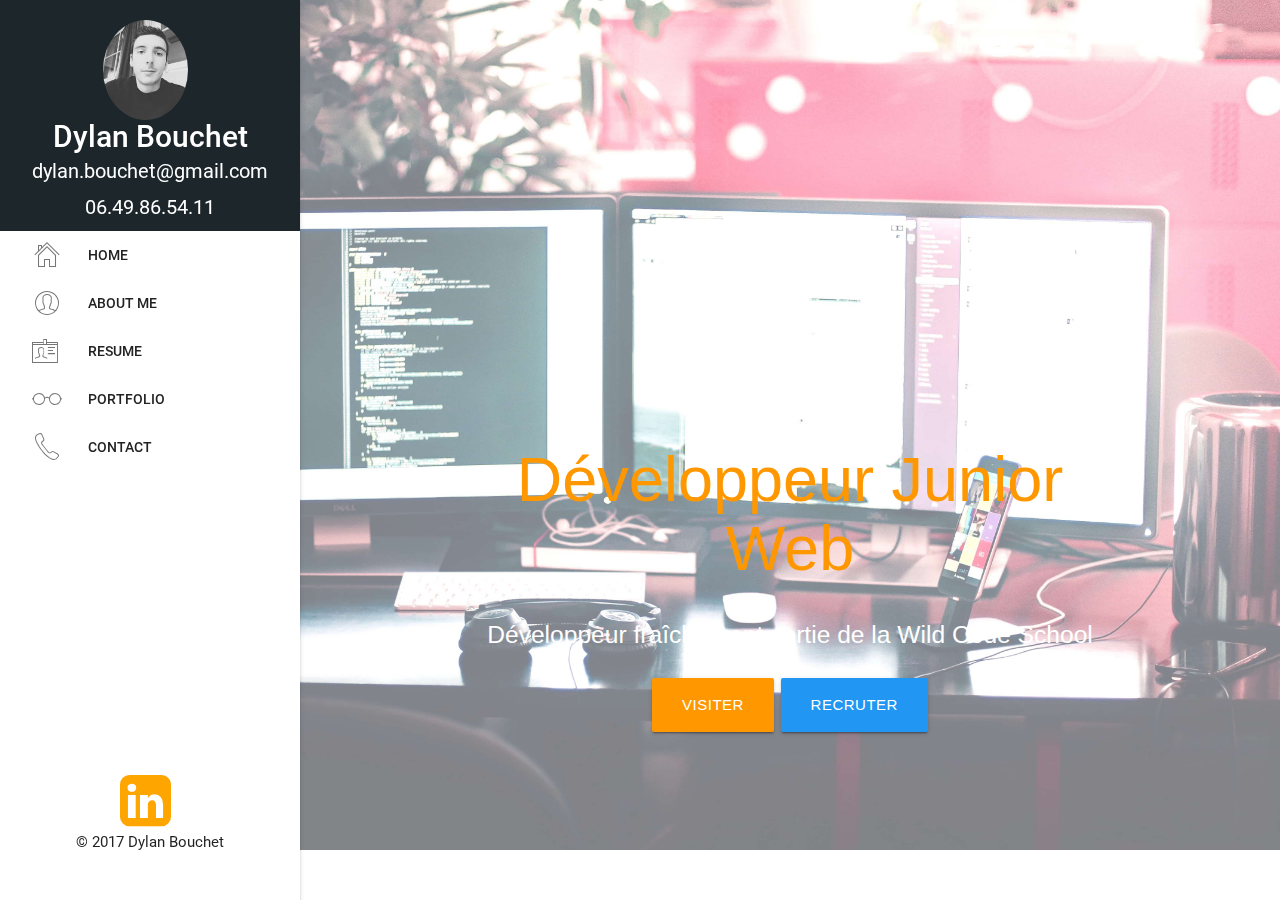
<file: index.html>
<!DOCTYPE html>
<html lang="fr">
<head>
    <meta http-equiv="Content-Type" content="text/html; charset=UTF-8"/>
    <meta name="viewport" content="width=device-width, initial-scale=1, maximum-scale=1.0"/>
    <title>Dylan Bouchet</title>

    <!-- CSS  -->
    <link href="https://fonts.googleapis.com/icon?family=Material+Icons" rel="stylesheet">
    <link rel="stylesheet" type="text/css"
          href="css/icon/Icon-font-7-stroke-PIXEDEN-v-1.2.0/pe-icon-7-stroke/css/pe-icon-7-stroke.css">
    <link rel="stylesheet" type="text/css" href="css/icon/font-awesome-4.7.0/css/font-awesome.css">
    <link href="css/materialize.css" type="text/css" rel="stylesheet" media="screen,projection"/>
    <link href="css/style.css" type="text/css" rel="stylesheet" media="screen,projection"/>
</head>

<body class="index">

<!--Navigation-->
<ul id="slide-out" class="side-nav fixed">
    <li>
        <div class="userView">
            <a href="#!user"><img class="circle" src="images/profil.jpg"></a>
            <a href="#!name"><span class="white-text name">Dylan Bouchet</span></a>
            <a href="#!email"><span class="white-text email">dylan.bouchet@gmail.com</span></a>
            <a href="#!phone"><span class="white-text phone">06.49.86.54.11</span></a>
        </div>
    </li>
    <li><a href="index.html"><i class="pe-7s-home small"></i>HOME</a></li>
    <li><a href="about_me.html"><i class="pe-7s-user small"></i>ABOUT ME</a></li>
    <li><a href="resume.html"><i class="pe-7s-id small"></i>RESUME</a></li>
    <li><a href="#!"><i class="pe-7s-glasses small"></i>PORTFOLIO</a></li>
    <li><a href="#!"><i class="pe-7s-call small"></i>CONTACT</a></li>

    <a href="#"><i class="fa fa-linkedin-square medium social"></i></a>
    <div class="row copyright">© 2017 Dylan Bouchet</div>


</ul>


<a href="#" data-activates="slide-out" class="button-collapse"><i class="material-icons medium">menu</i></a>
<!--End-->

<!--Header-->
<header>
    <div class="section no-pad-bot" id="index-banner">
        <div class="container">
            <br><br>

            <h1 class="header center orange-text">Développeur Junior Web</h1>
            <div class="row center">
                <h5 class="header col s12 light">Développeur fraîchement sortie de la Wild Code School</h5>
            </div>
            <div class="row center">
                <a href="about_me.html" id="download-button" class="btn-large waves-effect waves-light orange">Visiter</a>
                <!--Modal-->
                <a class="btn-large waves-effect waves-light blue" href="#modal1">Recruter</a>

                <!-- Modal Structure -->
                <div id="modal1" class="modal">
                    <div class="modal-content">
                        <a href="#!user"><img class="circle" src="images/profil.jpg"></a>
                        <div class="row">
                            <form class="col s12">
                                <div class="row">
                                    <div class="input-field col s12">
                                        <i class="pe-7s-user small"></i>
                                        <p>Dylan Bouchet</p>

                                    </div>
                                    <div class="input-field col l6 s12">
                                        <i class="pe-7s-call small"></i>
                                        <p>06.49.86.54.11</p>
                                    </div>
                                    <div class="input-field col l6 s12">
                                        <i class="pe-7s-mail small"></i>
                                        <p>dylan.bouchet@gmail.com</p>
                                    </div>
                                </div>
                            </form>
                        </div>
                    </div>
                    <div class="modal-footer">
                        <a href="#!" class="modal-action modal-close waves-effect waves-green btn-flat">Close</a>
                    </div>
                </div>
                <!--End-->


            </div>
            <br><br>

        </div>
    </div>


</header>
<!--End-->


<!--Main-->
<!--<main>
  <div class="container">
    <div class="section">

      &lt;!&ndash;   Icon Section   &ndash;&gt;
      <div class="row">
        <div class="col s12 m4">
          <div class="icon-block">
            <h2 class="center light-blue-text"><i class="material-icons">flash_on</i></h2>
            <h5 class="center">Speeds up development</h5>

            <p class="light">We did most of the heavy lifting for you to provide a default stylings that incorporate our custom components. Additionally, we refined animations and transitions to provide a smoother experience for developers.</p>
          </div>
        </div>

        <div class="col s12 m4">
          <div class="icon-block">
            <h2 class="center light-blue-text"><i class="material-icons">group</i></h2>
            <h5 class="center">User Experience Focused</h5>

            <p class="light">By utilizing elements and principles of Material Design, we were able to create a framework that incorporates components and animations that provide more feedback to users. Additionally, a single underlying responsive system across all platforms allow for a more unified user experience.</p>
          </div>
        </div>

        <div class="col s12 m4">
          <div class="icon-block">
            <h2 class="center light-blue-text"><i class="material-icons">settings</i></h2>
            <h5 class="center">Easy to work with</h5>

            <p class="light">We have provided detailed documentation as well as specific code examples to help new users get started. We are also always open to feedback and can answer any questions a user may have about Materialize.</p>
          </div>
        </div>
      </div>

    </div>
    <br><br>

    <div class="section">

    </div>
  </div>
</main>-->
<!--End-->

<!--Footer-->
<!--<footer class="page-footer orange">
  <div class="container">
    <div class="row">
      <div class="col l6 s12">
        <h5 class="white-text">Company Bio</h5>
        <p class="grey-text text-lighten-4">We are a team of college students working on this project like it's our full time job. Any amount would help support and continue development on this project and is greatly appreciated.</p>


      </div>
      <div class="col l3 s12">
        <h5 class="white-text">Settings</h5>
        <ul>
          <li><a class="white-text" href="#!">Link 1</a></li>
          <li><a class="white-text" href="#!">Link 2</a></li>
          <li><a class="white-text" href="#!">Link 3</a></li>
          <li><a class="white-text" href="#!">Link 4</a></li>
        </ul>
      </div>
      <div class="col l3 s12">
        <h5 class="white-text">Connect</h5>
        <ul>
          <li><a class="white-text" href="#!">Link 1</a></li>
          <li><a class="white-text" href="#!">Link 2</a></li>
          <li><a class="white-text" href="#!">Link 3</a></li>
          <li><a class="white-text" href="#!">Link 4</a></li>
        </ul>
      </div>
    </div>
  </div>
  <div class="footer-copyright">
    <div class="container">
    Made by <a class="orange-text text-lighten-3" href="http://materializecss.com">Materialize</a>
    </div>
  </div>
</footer>-->
<!--End-->


<!--  Scripts-->
<script src="https://code.jquery.com/jquery-2.1.1.min.js"></script>
<script src="js/materialize.js"></script>
<script src="js/init.js"></script>

</body>
</html>
</file>
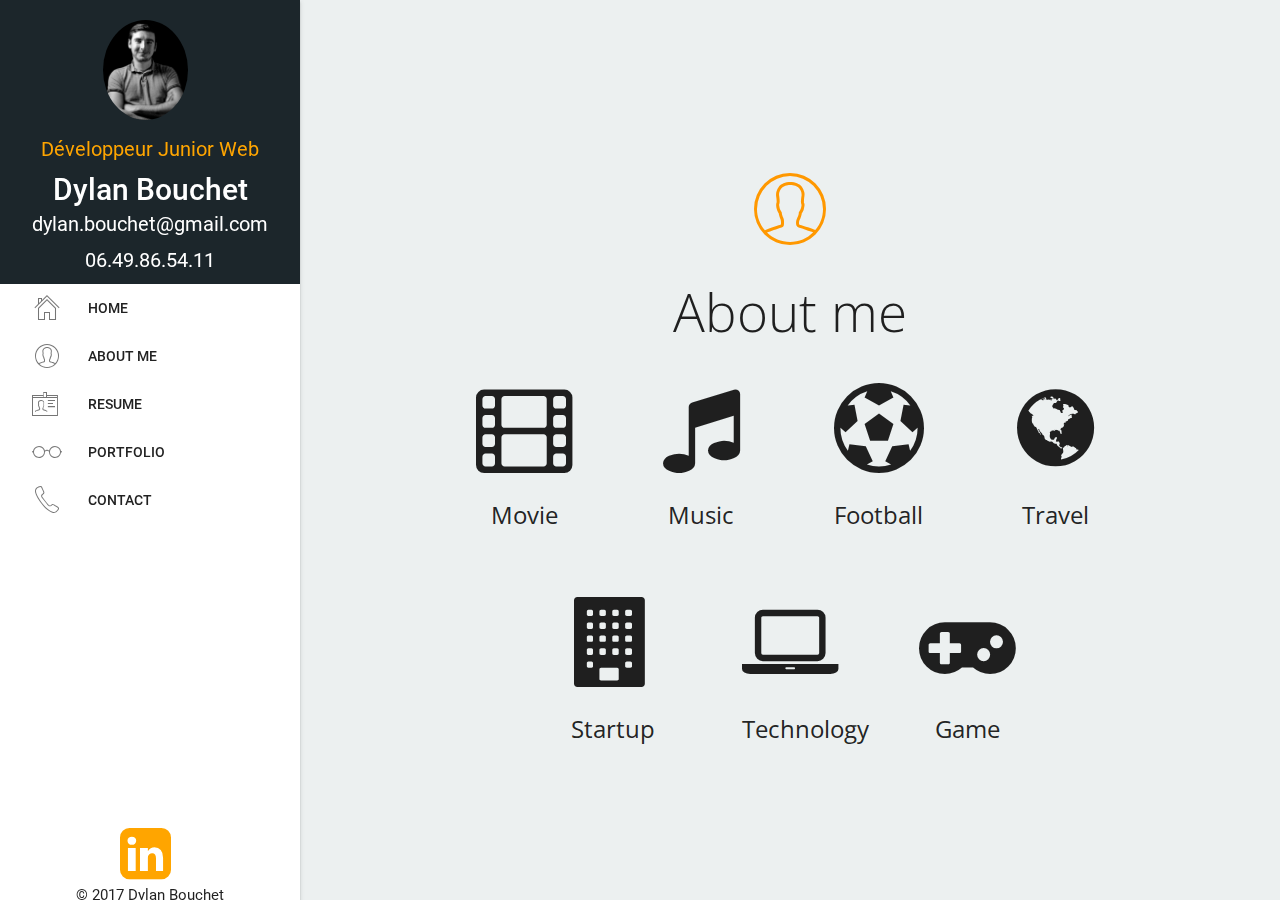
<file: about_me.html>
<!DOCTYPE html>
<html lang="fr">
<head>
    <meta http-equiv="Content-Type" content="text/html; charset=UTF-8"/>
    <meta name="viewport" content="width=device-width, initial-scale=1, maximum-scale=1.0"/>
    <title>Dylan Bouchet</title>

    <!-- CSS  -->
    <link href="https://fonts.googleapis.com/icon?family=Material+Icons" rel="stylesheet">
    <link rel="stylesheet" type="text/css"
          href="css/icon/Icon-font-7-stroke-PIXEDEN-v-1.2.0/pe-icon-7-stroke/css/pe-icon-7-stroke.css">
    <link rel="stylesheet" type="text/css" href="css/icon/font-awesome-4.7.0/css/font-awesome.css">
    <link href="css/materialize.css" type="text/css" rel="stylesheet" media="screen,projection"/>
    <link href="css/style.css" type="text/css" rel="stylesheet" media="screen,projection"/>
    <link href="https://fonts.googleapis.com/css?family=Open+Sans+Condensed:300" rel="stylesheet">

</head>

<body class="other">

<!--Navigation-->
<ul id="slide-out" class="side-nav fixed">
    <li>
        <div class="userView">
            <a href="contact.html"><img class="circle" src="images/WCS_Dylan.jpg"></a>
            <p class="header center text">Développeur Junior Web</p>
            <a href="contact.html"><span class="white-text name">Dylan Bouchet</span></a>
            <a href="mailto:dylan.bouchet@gmail.com"><span class="white-text email">dylan.bouchet@gmail.com</span></a>
            <a href="tel:0649865411"><span class="white-text phone">06.49.86.54.11</span></a>
        </div>
    </li>
    <li><a href="index.html"><i class="pe-7s-home small"></i>HOME</a></li>
    <li><a href="about_me.html"><i class="pe-7s-user small"></i>ABOUT ME</a></li>
    <li><a href="resume.html"><i class="pe-7s-id small"></i>RESUME</a></li>
    <li><a href="portfolio.html"><i class="pe-7s-glasses small"></i>PORTFOLIO</a></li>
    <li><a href="contact.html"><i class="pe-7s-call small"></i>CONTACT</a></li>

    <a target="_blank" href="https://www.linkedin.com/in/dylan-bouchet-6b0443b9/"><i class="fa fa-linkedin-square medium social"></i></a>
    <div class="row copyright">© 2017 Dylan Bouchet</div>


</ul>


<a href="#" data-activates="slide-out" class="button-collapse"><i class="material-icons medium">menu</i></a>
<!--End-->

<!--Header-->
<section>
    <div class="section no-pad-bot" id="index-banner">
        <div class="container">
            <br><br>

            <div class="header center orange-text"><i class="pe-7s-user large"></i></div>
            <div class="row center">
                <h2 class="header col s12 light">About me </h2>
            </div>
            <div class="row center">
                <div class="movie col s12 l3">
                    <i class=" fa fa-film large"></i>
                    <p>Movie</p>
                </div>
                <div class="music col s12 l3">
                    <i class=" fa fa-music large"></i>
                    <p>Music</p>
                </div>
                <div class="sport col s12 l3">
                    <i class=" fa fa-futbol-o large"></i>
                    <p>Football</p>
                </div>
                <div class="voyage col s12 l3">
                    <i class=" fa fa-globe large"></i>
                    <p>Travel</p>
                </div>
                <div class="row"></div>
                <div class="row"></div>
                <div class="startup col offset-l2 s12 l2">
                    <i class=" fa fa-building large"></i>
                    <p>Startup</p>
                </div>
                <div class="web col offset-l1 s12 l2">
                    <i class=" fa fa-laptop large"></i>
                    <p>Technology</p>
                </div>
                <div class="game col s12 l4">
                    <i class=" fa fa-gamepad large"></i>
                    <p>Game</p>
                </div>


            </div>
            <br><br>

        </div>
    </div>


</section>
<!--End-->

<!--  Scripts-->
<script src="https://code.jquery.com/jquery-2.1.1.min.js"></script>
<script src="js/materialize.js"></script>
<script src="js/init.js"></script>

</body>
</html>
</file>
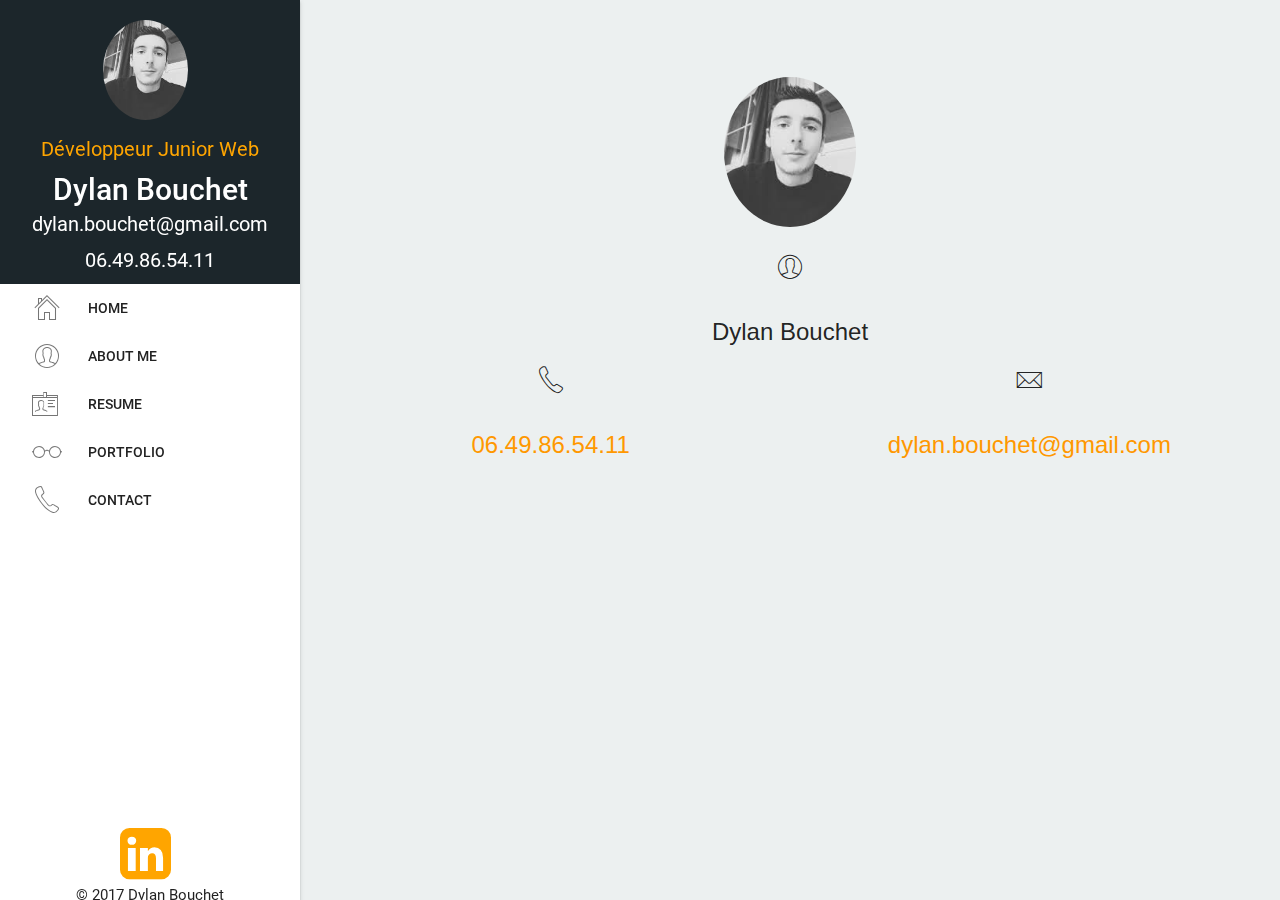
<file: contact.html>
<!DOCTYPE html>
<html lang="fr">
<head>
    <meta http-equiv="Content-Type" content="text/html; charset=UTF-8"/>
    <meta name="viewport" content="width=device-width, initial-scale=1, maximum-scale=1.0"/>
    <title>Dylan Bouchet</title>

    <!-- CSS  -->
    <link href="https://fonts.googleapis.com/icon?family=Material+Icons" rel="stylesheet">
    <link rel="stylesheet" type="text/css"
          href="css/icon/Icon-font-7-stroke-PIXEDEN-v-1.2.0/pe-icon-7-stroke/css/pe-icon-7-stroke.css">
    <link rel="stylesheet" type="text/css" href="css/icon/font-awesome-4.7.0/css/font-awesome.css">
    <link href="css/materialize.css" type="text/css" rel="stylesheet" media="screen,projection"/>
    <link href="css/style.css" type="text/css" rel="stylesheet" media="screen,projection"/>
</head>

<body class="other">

<!--Navigation-->
<ul id="slide-out" class="side-nav fixed">
    <li>
        <div class="userView">
            <a href="#!user"><img class="circle" src="images/profil.jpg"></a>
            <p class="header center text">Développeur Junior Web</p>
            <a href="#!name"><span class="white-text name">Dylan Bouchet</span></a>
            <a href="#!email"><span class="white-text email">dylan.bouchet@gmail.com</span></a>
            <a href="#!phone"><span class="white-text phone">06.49.86.54.11</span></a>
        </div>
    </li>
    <li><a href="index.html"><i class="pe-7s-home small"></i>HOME</a></li>
    <li><a href="about_me.html"><i class="pe-7s-user small"></i>ABOUT ME</a></li>
    <li><a href="resume.html"><i class="pe-7s-id small"></i>RESUME</a></li>
    <li><a href="portfolio.html"><i class="pe-7s-glasses small"></i>PORTFOLIO</a></li>
    <li><a href="contact.html"><i class="pe-7s-call small"></i>CONTACT</a></li>

    <a href="#"><i class="fa fa-linkedin-square medium social"></i></a>
    <div class="row copyright">© 2017 Dylan Bouchet</div>


</ul>


<a href="#" data-activates="slide-out" class="button-collapse"><i class="material-icons medium">menu</i></a>
<!--End-->


<section>
    <div class="row center">
<div class="contact">
<img class="circle" src="images/profil.jpg">

    <form class="col s12">
        <div class="row">
            <div class="input-field col s12">
                <i class="pe-7s-user small"></i>
                <p>Dylan Bouchet</p>

            </div>
            <div class="input-field col l6 s12">
                <i class="pe-7s-call small"></i>
                <p><a href="tel:0649865411"> 06.49.86.54.11</a></p>
            </div>
            <div class="input-field col l6 s12">
                <i class="pe-7s-mail small"></i>
                <p><a href="mailto:dylan.bouchet@gmail.com">dylan.bouchet@gmail.com</a></p>
            </div>
        </div>
    </form>
</div>
</div>
</section>
<!--End-->

<!--  Scripts-->
<script src="https://code.jquery.com/jquery-2.1.1.min.js"></script>
<script src="js/materialize.js"></script>
<script src="js/init.js"></script>

</body>
</html>
</file>
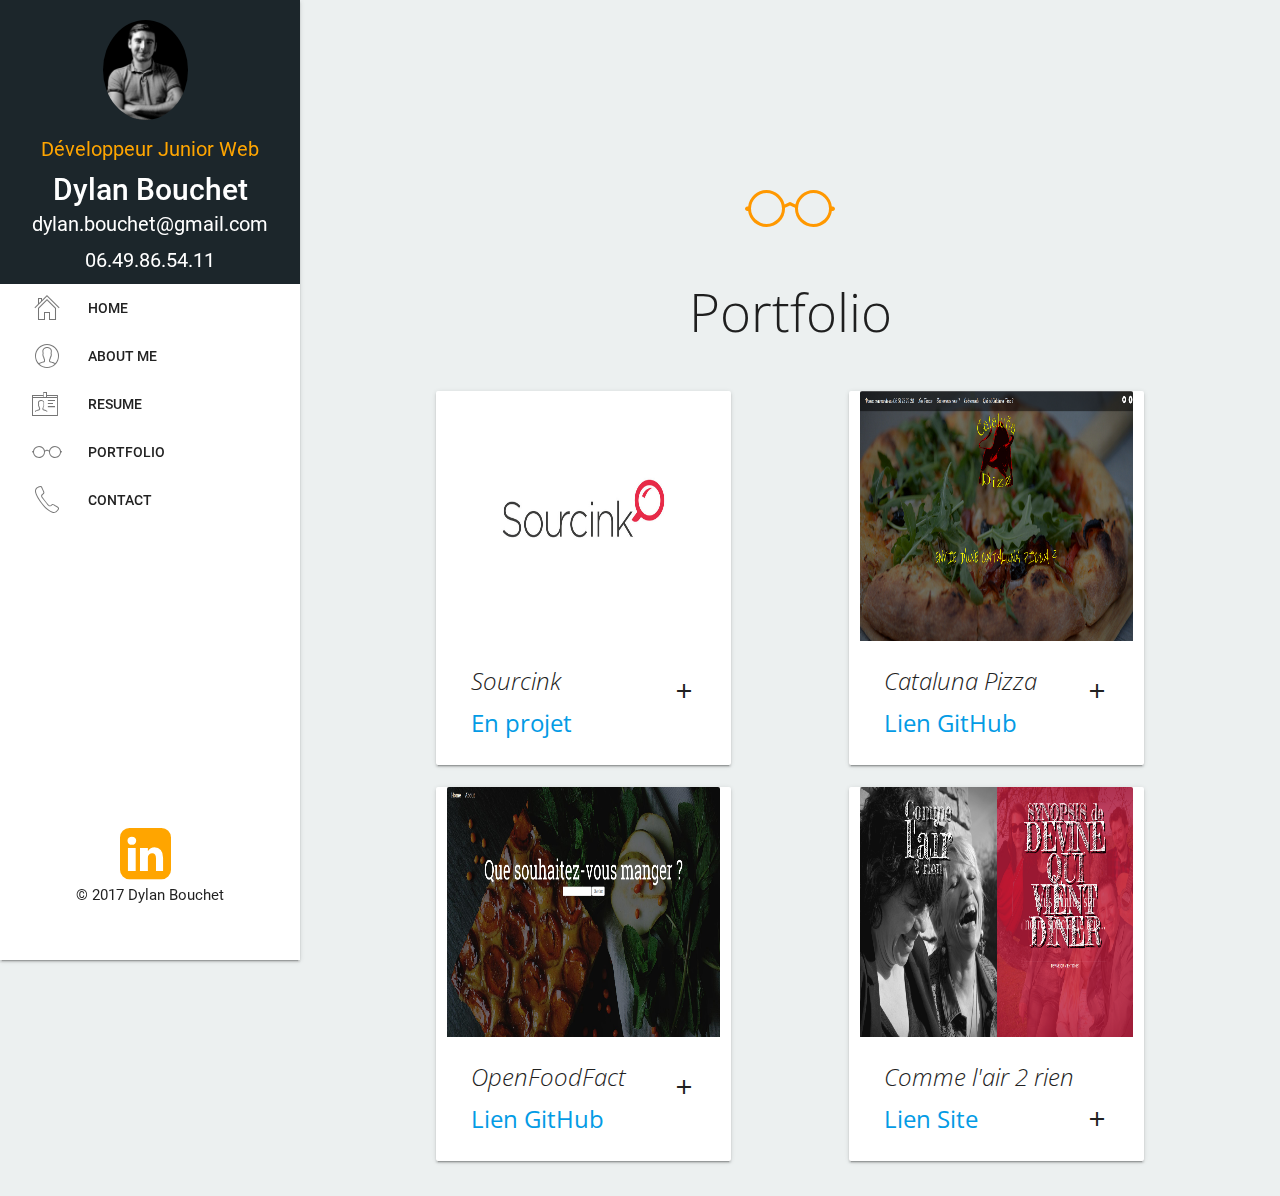
<file: portfolio.html>
<!DOCTYPE html>
<html lang="fr">
<head>
    <meta http-equiv="Content-Type" content="text/html; charset=UTF-8"/>
    <meta name="viewport" content="width=device-width, initial-scale=1, maximum-scale=1.0"/>
    <title>Dylan Bouchet</title>

    <!-- CSS  -->
    <link href="https://fonts.googleapis.com/icon?family=Material+Icons" rel="stylesheet">
    <link rel="stylesheet" type="text/css"
          href="css/icon/Icon-font-7-stroke-PIXEDEN-v-1.2.0/pe-icon-7-stroke/css/pe-icon-7-stroke.css">
    <link rel="stylesheet" type="text/css" href="css/icon/font-awesome-4.7.0/css/font-awesome.css">
    <link href="css/materialize.css" type="text/css" rel="stylesheet" media="screen,projection"/>
    <link href="css/style.css" type="text/css" rel="stylesheet" media="screen,projection"/>
    <link href="https://fonts.googleapis.com/css?family=Open+Sans+Condensed:300" rel="stylesheet">

</head>

<body class="other">

<!--Navigation-->
<ul id="slide-out" class="side-nav fixed">
    <li>
        <div class="userView">
            <a href="#!user"><img class="circle" src="images/WCS_Dylan.jpg" style="height: 100px;"></a>
            <p class="header center text">Développeur Junior Web</p>
            <a href="#!name"><span class="white-text name">Dylan Bouchet</span></a>
            <a href="#!email"><span class="white-text email">dylan.bouchet@gmail.com</span></a>
            <a href="#!phone"><span class="white-text phone">06.49.86.54.11</span></a>
        </div>
    </li>
    <li><a href="index.html"><i class="pe-7s-home small"></i>HOME</a></li>
    <li><a href="about_me.html"><i class="pe-7s-user small"></i>ABOUT ME</a></li>
    <li><a href="resume.html"><i class="pe-7s-id small"></i>RESUME</a></li>
    <li><a href="portfolio.html"><i class="pe-7s-glasses small"></i>PORTFOLIO</a></li>
    <li><a href="contact.html"><i class="pe-7s-call small"></i>CONTACT</a></li>

    <a target="_blank" href="https://www.linkedin.com/in/dylan-bouchet-6b0443b9/"><i class="fa fa-linkedin-square medium social"></i></a>
    <div class="row copyright">© 2017 Dylan Bouchet</div>


</ul>


<a href="#" data-activates="slide-out" class="button-collapse"><i class="material-icons medium">menu</i></a>
<!--End-->

<!--Header-->
<section>
    <div class="section no-pad-bot" id="index-banner">
        <div class="container">
            <br><br>

            <div class="header center orange-text"><i class="pe-7s-glasses large"></i></div>
            <div class="row center">
                <h2 class="header light">Portfolio</h2>
            </div>
            <div class="row">
                <div class="card col s12 l5">
                    <div class="card-image waves-effect waves-block waves-light">
                        <img class="activator" src="images/sourcink.jpg">
                    </div>
                    <div class="card-content">
                        <span class="card-title activator grey-text text-darken-4">Sourcink<i
                                class="material-icons right">add</i></span>
                        <p><a href="#">En projet</a></p>
                    </div>
                    <div class="card-reveal">
                        <span class="card-title grey-text text-darken-4">Sourcink<i
                                class="material-icons right">close</i></span>
                        <ul>
                            <li>Création du site Sourcink</li>
                            <li>Rendre le site administrable</li>
                            <li>Utilisation d'une API</li>
                            <li>Connexion/Inscription utilisateur via FOSUser et Linkedin</li>
                            <li>Compétence: HTML - CSS - PHP - MYSQL - API</li>
                        </ul>

                    </div>
                </div>

                <div class="card col offset-l2 s12 l5">
                    <div class="card-image waves-effect waves-block waves-light">
                        <img class="activator" src="images/pizza.png">
                    </div>
                    <div class="card-content">
                        <span class="card-title activator grey-text text-darken-4">Cataluna Pizza<i
                                class="material-icons right">add</i></span>
                        <p><a target="_blank" href="https://github.com/Slix1/Pizza">Lien GitHub</a></p>
                    </div>
                    <div class="card-reveal">
                        <span class="card-title grey-text text-darken-4">Cataluna Pizza<i
                                class="material-icons right">close</i></span>
                        <ul>
                            <li>Création du site Cataluna Pizza</li>
                            <li>Rendre la carte administrable</li>
                            <li>Compétence: HTML - CSS - PHP - MYSQL</li>
                        </ul>
                    </div>
                </div>
                <div class="card col s12 l5">
                    <div class="card-image waves-effect waves-block waves-light">
                        <img class="activator" src="images/openfoodfact.png">
                    </div>
                    <div class="card-content">
                        <span class="card-title activator grey-text text-darken-4">OpenFoodFact<i
                                class="material-icons right">add</i></span>
                        <p><a target="_blank" href="https://github.com/SarahOmayra/openfoodfacts">Lien GitHub</a></p>
                    </div>
                    <div class="card-reveal">
                        <span class="card-title grey-text text-darken-4">OpenFoodFact<i
                                class="material-icons right">close</i></span>
                        <ul>
                            <li>Création du site Open Food Fact</li>
                            <li>Utilisation de l'API Openfoodfact</li>
                            <li>Compétence: HTML - CSS - PHP - API</li>
                        </ul>
                    </div>
                </div>
                <div class="card col offset-l2 s12 l5">
                    <div class="card-image waves-effect waves-block waves-light">
                        <img class="activator" src="images/commelair2rien.png">
                    </div>
                    <div class="card-content">
                        <span class="card-title activator grey-text text-darken-4">Comme l'air 2 rien<i
                                class="material-icons right">add</i></span>
                        <p><a target="_blank" href="http://www.commelair2rien.fr/">Lien Site</a></p>
                    </div>
                    <div class="card-reveal">
                        <span class="card-title grey-text text-darken-4">Comme l'air 2 rien<i
                                class="material-icons right">close</i></span>
                        <ul>
                            <li>Création du site Comme l'air 2 rien </li>
                            <li>Rendre le site administrable</li>
                            <li>Compétence: HTML - CSS - PHP - MYSQL</li>
                        </ul>
                    </div>
                </div>

            </div>
        </div>
    </div>


</section>
<!--End-->

<!--  Scripts-->
<script src="https://code.jquery.com/jquery-2.1.1.min.js"></script>
<script src="js/materialize.js"></script>
<script src="js/init.js"></script>

</body>
</html>
</file>
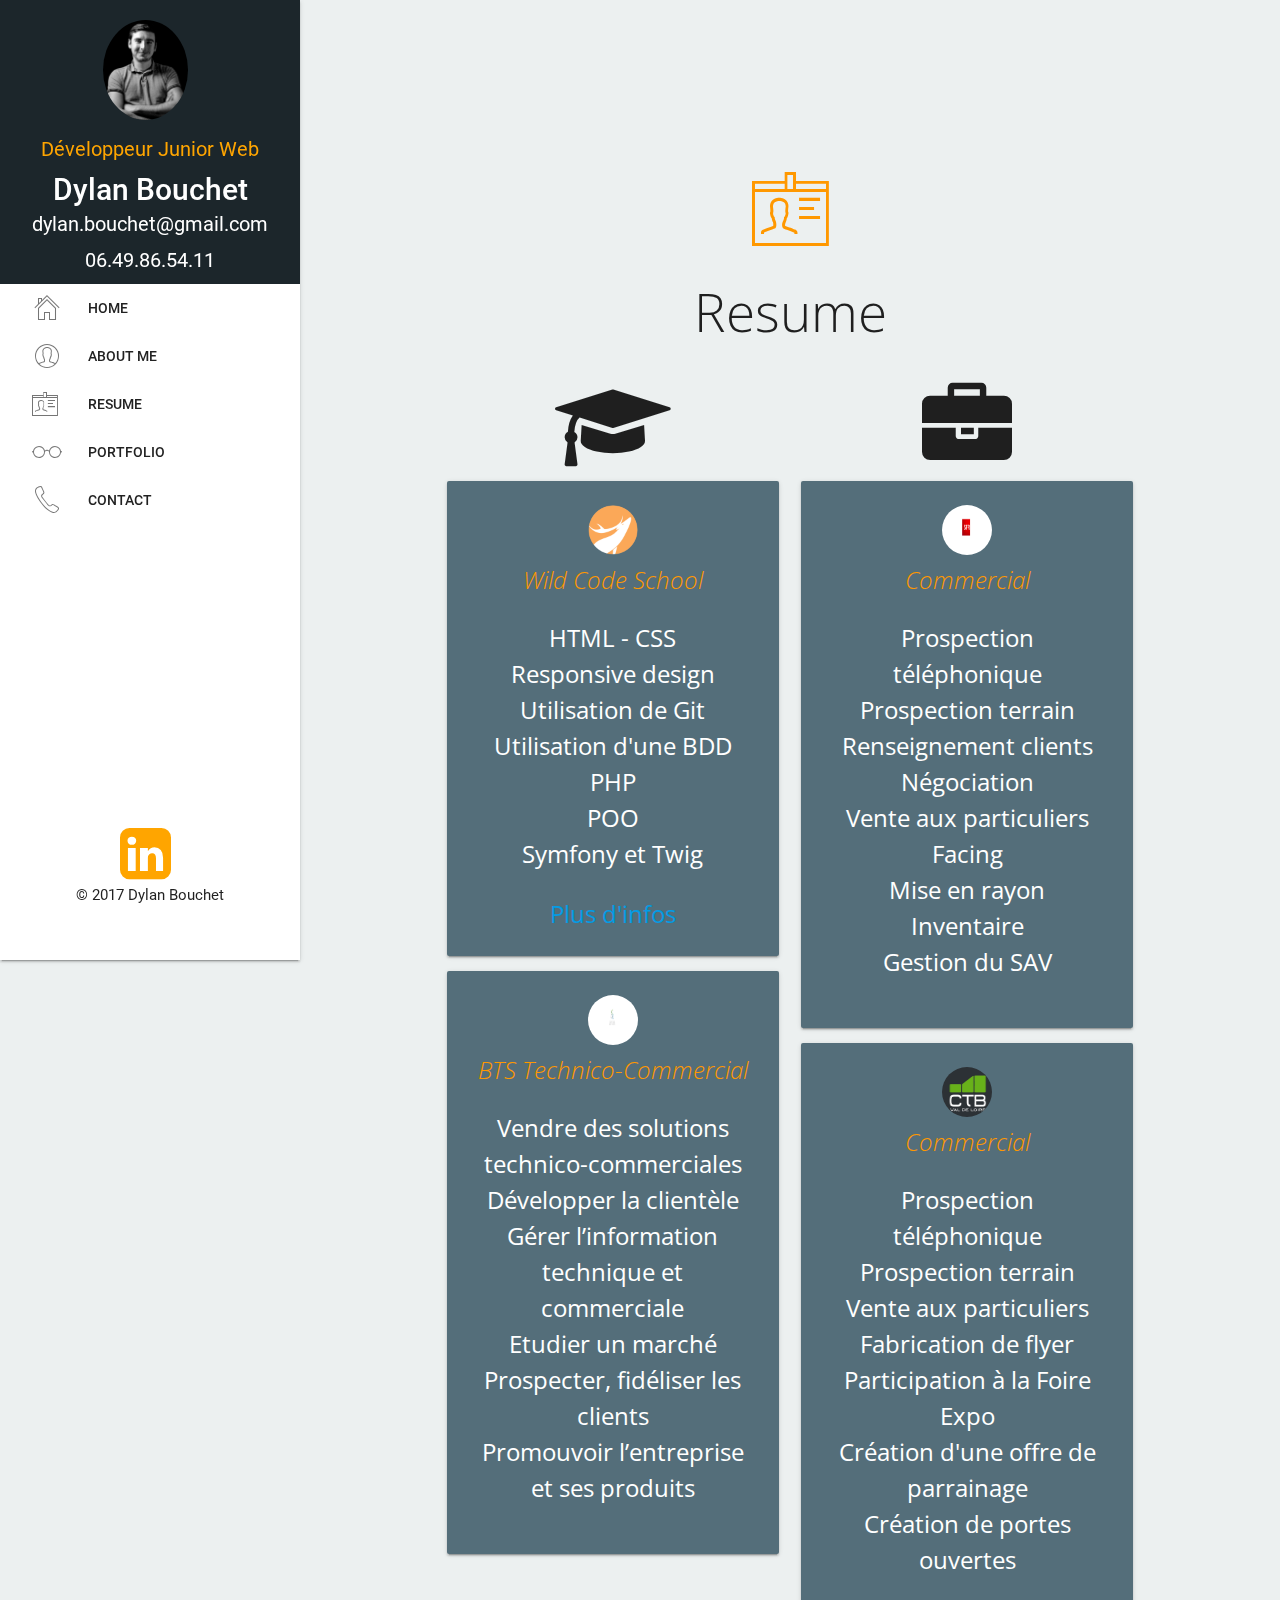
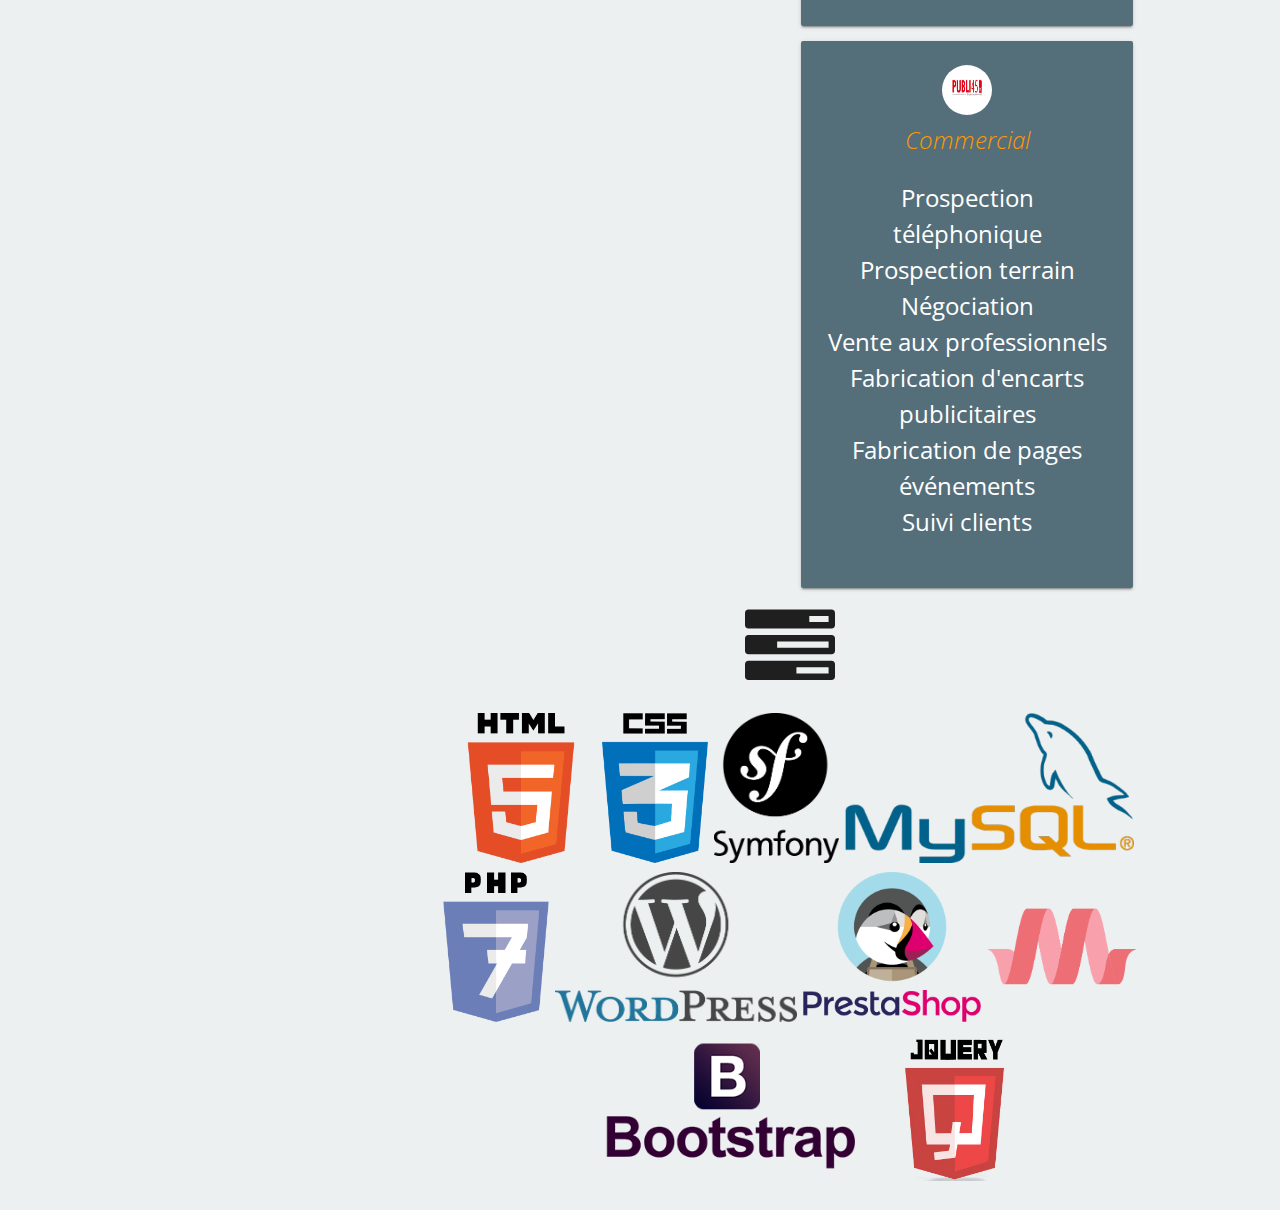
<file: resume.html>
<!DOCTYPE html>
<html lang="fr">
<head>
    <meta http-equiv="Content-Type" content="text/html; charset=UTF-8"/>
    <meta name="viewport" content="width=device-width, initial-scale=1, maximum-scale=1.0"/>
    <title>Dylan Bouchet</title>

    <!-- CSS  -->
    <link href="https://fonts.googleapis.com/icon?family=Material+Icons" rel="stylesheet">
    <link rel="stylesheet" type="text/css"
          href="css/icon/Icon-font-7-stroke-PIXEDEN-v-1.2.0/pe-icon-7-stroke/css/pe-icon-7-stroke.css">
    <link rel="stylesheet" type="text/css" href="css/icon/font-awesome-4.7.0/css/font-awesome.css">
    <link href="css/materialize.css" type="text/css" rel="stylesheet" media="screen,projection"/>
    <link href="css/style.css" type="text/css" rel="stylesheet" media="screen,projection"/>
    <link href="https://fonts.googleapis.com/css?family=Open+Sans+Condensed:300" rel="stylesheet">

</head>

<body class="other">

<!--Navigation-->
<ul id="slide-out" class="side-nav fixed">
    <li>
        <div class="userView">
            <a href="#!user"><img class="circle" src="images/WCS_Dylan.jpg" style="height: 100px;"></a>
            <p class="header center text">Développeur Junior Web</p>
            <a href="#!name"><span class="white-text name">Dylan Bouchet</span></a>
            <a href="#!email"><span class="white-text email">dylan.bouchet@gmail.com</span></a>
            <a href="#!phone"><span class="white-text phone">06.49.86.54.11</span></a>
        </div>
    </li>
    <li><a href="index.html"><i class="pe-7s-home small"></i>HOME</a></li>
    <li><a href="about_me.html"><i class="pe-7s-user small"></i>ABOUT ME</a></li>
    <li><a href="resume.html"><i class="pe-7s-id small"></i>RESUME</a></li>
    <li><a href="portfolio.html"><i class="pe-7s-glasses small"></i>PORTFOLIO</a></li>
    <li><a href="contact.html"><i class="pe-7s-call small"></i>CONTACT</a></li>

    <a target="_blank" href="https://www.linkedin.com/in/dylan-bouchet-6b0443b9/"><i
            class="fa fa-linkedin-square medium social"></i></a>
    <div class="row copyright">© 2017 Dylan Bouchet</div>


</ul>


<a href="#" data-activates="slide-out" class="button-collapse"><i class="material-icons medium">menu</i></a>
<!--End-->

<!--Header-->
<section>
    <div class="section no-pad-bot" id="index-banner">
        <div class="container">
            <br><br>

            <div class="header center orange-text"><i class="pe-7s-id large"></i></div>
            <div class="row center">
                <h2 class="header col s12 light">Resume</h2>
            </div>
            <div class="row center">
                <div class="school col s12 l6">
                    <i class=" fa fa-graduation-cap large"></i>
                    <div class="card blue-grey darken-1">
                        <div class="card-content white-text">
                            <img class="circle" src="images/wild.png">
                            <span class="card-title">Wild Code School</span>
                            <ul>
                                <li>HTML - CSS</li>
                                <li>Responsive design</li>
                                <li>Utilisation de Git</li>
                                <li>Utilisation d'une BDD</li>
                                <li>PHP</li>
                                <li>POO</li>
                                <li>Symfony et Twig</li>
                            </ul>
                            <a href="https://wildcodeschool.fr/" target="_blank">Plus d'infos</a>
                        </div>
                    </div>
                    <div class="card blue-grey darken-1">
                        <div class="card-content white-text">
                            <img class="circle" src="images/scse.jpg">
                            <span class="card-title">BTS Technico-Commercial</span>
                            <ul>
                                <li>Vendre des solutions technico-commerciales</li>
                                <li>Développer la clientèle</li>
                                <li>Gérer l’information technique et commerciale</li>
                                <li>Etudier un marché</li>
                                <li>Prospecter, fidéliser les clients</li>
                                <li>Promouvoir l’entreprise et ses produits</li>
                            </ul>
                        </div>
                    </div>
                </div>


                <div class="work col s12 l6">
                    <i class=" fa fa-briefcase large"></i>

                    <div class="card blue-grey darken-1">
                        <div class="card-content white-text">
                            <img class="circle" src="images/sfr.png">
                            <span class="card-title">Commercial</span>
                            <ul>
                                <li>Prospection téléphonique</li>
                                <li>Prospection terrain</li>
                                <li>Renseignement clients</li>
                                <li>Négociation</li>
                                <li>Vente aux particuliers</li>
                                <li>Facing</li>
                                <li>Mise en rayon</li>
                                <li>Inventaire</li>
                                <li>Gestion du SAV</li>
                            </ul>
                        </div>
                    </div>
                    <div class="card blue-grey darken-1">
                        <div class="card-content white-text">
                            <img class="circle" src="images/ctb.jpg">
                            <span class="card-title">Commercial</span>
                            <ul>
                                <li>Prospection téléphonique</li>
                                <li>Prospection terrain</li>
                                <li>Vente aux particuliers</li>
                                <li>Fabrication de flyer</li>
                                <li>Participation à la Foire Expo</li>
                                <li>Création d'une offre de parrainage</li>
                                <li>Création de portes ouvertes</li>
                            </ul>
                        </div>
                    </div>

                    <div class="card blue-grey darken-1">
                        <div class="card-content white-text">
                            <img class="circle" src="images/publi.png">
                            <span class="card-title">Commercial</span>
                            <ul>
                                <li>Prospection téléphonique</li>
                                <li>Prospection terrain</li>
                                <li>Négociation</li>
                                <li>Vente aux professionnels</li>
                                <li>Fabrication d'encarts publicitaires</li>
                                <li>Fabrication de pages événements</li>
                                <li>Suivi clients</li>
                            </ul>
                        </div>
                    </div>

                </div>

                <div class="task col s12 l12">
                    <i class=" fa fa-tasks large"></i>
                </div>
            </div>

            <div class="row center">
                <img src="images/html.png">
                <img src="images/css3.png">
                <img src="images/symfony.png">
                <img src="images/mysql.png">
                <img src="images/php.png">
                <img src="images/wordpress.png">
                <img src="images/prestashop.png">
                <img src="images/materialize.png">
                <img src="images/bootstrap.png">
                <img src="images/jquery.png">
            </div>


        </div>
    </div>


</section>
<!--End-->

<!--  Scripts-->
<script src="https://code.jquery.com/jquery-2.1.1.min.js"></script>
<script src="js/materialize.js"></script>
<script src="js/init.js"></script>

</body>
</html>
</file>
<file: css/icon/Icon-font-7-stroke-PIXEDEN-v-1.2.0/pe-icon-7-stroke/css/pe-icon-7-stroke.css>
@font-face {
	font-family: 'Pe-icon-7-stroke';
	src:url('../fonts/Pe-icon-7-stroke.eot?d7yf1v');
	src:url('../fonts/Pe-icon-7-stroke.eot?#iefixd7yf1v') format('embedded-opentype'),
		url('../fonts/Pe-icon-7-stroke.woff?d7yf1v') format('woff'),
		url('../fonts/Pe-icon-7-stroke.ttf?d7yf1v') format('truetype'),
		url('../fonts/Pe-icon-7-stroke.svg?d7yf1v#Pe-icon-7-stroke') format('svg');
	font-weight: normal;
	font-style: normal;
}

[class^="pe-7s-"], [class*=" pe-7s-"] {
	display: inline-block;
	font-family: 'Pe-icon-7-stroke';
	speak: none;
	font-style: normal;
	font-weight: normal;
	font-variant: normal;
	text-transform: none;
	line-height: 1;

	/* Better Font Rendering =========== */
	-webkit-font-smoothing: antialiased;
	-moz-osx-font-smoothing: grayscale;
}

.pe-7s-album:before {
	content: "\e6aa";
}
.pe-7s-arc:before {
	content: "\e6ab";
}
.pe-7s-back-2:before {
	content: "\e6ac";
}
.pe-7s-bandaid:before {
	content: "\e6ad";
}
.pe-7s-car:before {
	content: "\e6ae";
}
.pe-7s-diamond:before {
	content: "\e6af";
}
.pe-7s-door-lock:before {
	content: "\e6b0";
}
.pe-7s-eyedropper:before {
	content: "\e6b1";
}
.pe-7s-female:before {
	content: "\e6b2";
}
.pe-7s-gym:before {
	content: "\e6b3";
}
.pe-7s-hammer:before {
	content: "\e6b4";
}
.pe-7s-headphones:before {
	content: "\e6b5";
}
.pe-7s-helm:before {
	content: "\e6b6";
}
.pe-7s-hourglass:before {
	content: "\e6b7";
}
.pe-7s-leaf:before {
	content: "\e6b8";
}
.pe-7s-magic-wand:before {
	content: "\e6b9";
}
.pe-7s-male:before {
	content: "\e6ba";
}
.pe-7s-map-2:before {
	content: "\e6bb";
}
.pe-7s-next-2:before {
	content: "\e6bc";
}
.pe-7s-paint-bucket:before {
	content: "\e6bd";
}
.pe-7s-pendrive:before {
	content: "\e6be";
}
.pe-7s-photo:before {
	content: "\e6bf";
}
.pe-7s-piggy:before {
	content: "\e6c0";
}
.pe-7s-plugin:before {
	content: "\e6c1";
}
.pe-7s-refresh-2:before {
	content: "\e6c2";
}
.pe-7s-rocket:before {
	content: "\e6c3";
}
.pe-7s-settings:before {
	content: "\e6c4";
}
.pe-7s-shield:before {
	content: "\e6c5";
}
.pe-7s-smile:before {
	content: "\e6c6";
}
.pe-7s-usb:before {
	content: "\e6c7";
}
.pe-7s-vector:before {
	content: "\e6c8";
}
.pe-7s-wine:before {
	content: "\e6c9";
}
.pe-7s-cloud-upload:before {
	content: "\e68a";
}
.pe-7s-cash:before {
	content: "\e68c";
}
.pe-7s-close:before {
	content: "\e680";
}
.pe-7s-bluetooth:before {
	content: "\e68d";
}
.pe-7s-cloud-download:before {
	content: "\e68b";
}
.pe-7s-way:before {
	content: "\e68e";
}
.pe-7s-close-circle:before {
	content: "\e681";
}
.pe-7s-id:before {
	content: "\e68f";
}
.pe-7s-angle-up:before {
	content: "\e682";
}
.pe-7s-wristwatch:before {
	content: "\e690";
}
.pe-7s-angle-up-circle:before {
	content: "\e683";
}
.pe-7s-world:before {
	content: "\e691";
}
.pe-7s-angle-right:before {
	content: "\e684";
}
.pe-7s-volume:before {
	content: "\e692";
}
.pe-7s-angle-right-circle:before {
	content: "\e685";
}
.pe-7s-users:before {
	content: "\e693";
}
.pe-7s-angle-left:before {
	content: "\e686";
}
.pe-7s-user-female:before {
	content: "\e694";
}
.pe-7s-angle-left-circle:before {
	content: "\e687";
}
.pe-7s-up-arrow:before {
	content: "\e695";
}
.pe-7s-angle-down:before {
	content: "\e688";
}
.pe-7s-switch:before {
	content: "\e696";
}
.pe-7s-angle-down-circle:before {
	content: "\e689";
}
.pe-7s-scissors:before {
	content: "\e697";
}
.pe-7s-wallet:before {
	content: "\e600";
}
.pe-7s-safe:before {
	content: "\e698";
}
.pe-7s-volume2:before {
	content: "\e601";
}
.pe-7s-volume1:before {
	content: "\e602";
}
.pe-7s-voicemail:before {
	content: "\e603";
}
.pe-7s-video:before {
	content: "\e604";
}
.pe-7s-user:before {
	content: "\e605";
}
.pe-7s-upload:before {
	content: "\e606";
}
.pe-7s-unlock:before {
	content: "\e607";
}
.pe-7s-umbrella:before {
	content: "\e608";
}
.pe-7s-trash:before {
	content: "\e609";
}
.pe-7s-tools:before {
	content: "\e60a";
}
.pe-7s-timer:before {
	content: "\e60b";
}
.pe-7s-ticket:before {
	content: "\e60c";
}
.pe-7s-target:before {
	content: "\e60d";
}
.pe-7s-sun:before {
	content: "\e60e";
}
.pe-7s-study:before {
	content: "\e60f";
}
.pe-7s-stopwatch:before {
	content: "\e610";
}
.pe-7s-star:before {
	content: "\e611";
}
.pe-7s-speaker:before {
	content: "\e612";
}
.pe-7s-signal:before {
	content: "\e613";
}
.pe-7s-shuffle:before {
	content: "\e614";
}
.pe-7s-shopbag:before {
	content: "\e615";
}
.pe-7s-share:before {
	content: "\e616";
}
.pe-7s-server:before {
	content: "\e617";
}
.pe-7s-search:before {
	content: "\e618";
}
.pe-7s-film:before {
	content: "\e6a5";
}
.pe-7s-science:before {
	content: "\e619";
}
.pe-7s-disk:before {
	content: "\e6a6";
}
.pe-7s-ribbon:before {
	content: "\e61a";
}
.pe-7s-repeat:before {
	content: "\e61b";
}
.pe-7s-refresh:before {
	content: "\e61c";
}
.pe-7s-add-user:before {
	content: "\e6a9";
}
.pe-7s-refresh-cloud:before {
	content: "\e61d";
}
.pe-7s-paperclip:before {
	content: "\e69c";
}
.pe-7s-radio:before {
	content: "\e61e";
}
.pe-7s-note2:before {
	content: "\e69d";
}
.pe-7s-print:before {
	content: "\e61f";
}
.pe-7s-network:before {
	content: "\e69e";
}
.pe-7s-prev:before {
	content: "\e620";
}
.pe-7s-mute:before {
	content: "\e69f";
}
.pe-7s-power:before {
	content: "\e621";
}
.pe-7s-medal:before {
	content: "\e6a0";
}
.pe-7s-portfolio:before {
	content: "\e622";
}
.pe-7s-like2:before {
	content: "\e6a1";
}
.pe-7s-plus:before {
	content: "\e623";
}
.pe-7s-left-arrow:before {
	content: "\e6a2";
}
.pe-7s-play:before {
	content: "\e624";
}
.pe-7s-key:before {
	content: "\e6a3";
}
.pe-7s-plane:before {
	content: "\e625";
}
.pe-7s-joy:before {
	content: "\e6a4";
}
.pe-7s-photo-gallery:before {
	content: "\e626";
}
.pe-7s-pin:before {
	content: "\e69b";
}
.pe-7s-phone:before {
	content: "\e627";
}
.pe-7s-plug:before {
	content: "\e69a";
}
.pe-7s-pen:before {
	content: "\e628";
}
.pe-7s-right-arrow:before {
	content: "\e699";
}
.pe-7s-paper-plane:before {
	content: "\e629";
}
.pe-7s-delete-user:before {
	content: "\e6a7";
}
.pe-7s-paint:before {
	content: "\e62a";
}
.pe-7s-bottom-arrow:before {
	content: "\e6a8";
}
.pe-7s-notebook:before {
	content: "\e62b";
}
.pe-7s-note:before {
	content: "\e62c";
}
.pe-7s-next:before {
	content: "\e62d";
}
.pe-7s-news-paper:before {
	content: "\e62e";
}
.pe-7s-musiclist:before {
	content: "\e62f";
}
.pe-7s-music:before {
	content: "\e630";
}
.pe-7s-mouse:before {
	content: "\e631";
}
.pe-7s-more:before {
	content: "\e632";
}
.pe-7s-moon:before {
	content: "\e633";
}
.pe-7s-monitor:before {
	content: "\e634";
}
.pe-7s-micro:before {
	content: "\e635";
}
.pe-7s-menu:before {
	content: "\e636";
}
.pe-7s-map:before {
	content: "\e637";
}
.pe-7s-map-marker:before {
	content: "\e638";
}
.pe-7s-mail:before {
	content: "\e639";
}
.pe-7s-mail-open:before {
	content: "\e63a";
}
.pe-7s-mail-open-file:before {
	content: "\e63b";
}
.pe-7s-magnet:before {
	content: "\e63c";
}
.pe-7s-loop:before {
	content: "\e63d";
}
.pe-7s-look:before {
	content: "\e63e";
}
.pe-7s-lock:before {
	content: "\e63f";
}
.pe-7s-lintern:before {
	content: "\e640";
}
.pe-7s-link:before {
	content: "\e641";
}
.pe-7s-like:before {
	content: "\e642";
}
.pe-7s-light:before {
	content: "\e643";
}
.pe-7s-less:before {
	content: "\e644";
}
.pe-7s-keypad:before {
	content: "\e645";
}
.pe-7s-junk:before {
	content: "\e646";
}
.pe-7s-info:before {
	content: "\e647";
}
.pe-7s-home:before {
	content: "\e648";
}
.pe-7s-help2:before {
	content: "\e649";
}
.pe-7s-help1:before {
	content: "\e64a";
}
.pe-7s-graph3:before {
	content: "\e64b";
}
.pe-7s-graph2:before {
	content: "\e64c";
}
.pe-7s-graph1:before {
	content: "\e64d";
}
.pe-7s-graph:before {
	content: "\e64e";
}
.pe-7s-global:before {
	content: "\e64f";
}
.pe-7s-gleam:before {
	content: "\e650";
}
.pe-7s-glasses:before {
	content: "\e651";
}
.pe-7s-gift:before {
	content: "\e652";
}
.pe-7s-folder:before {
	content: "\e653";
}
.pe-7s-flag:before {
	content: "\e654";
}
.pe-7s-filter:before {
	content: "\e655";
}
.pe-7s-file:before {
	content: "\e656";
}
.pe-7s-expand1:before {
	content: "\e657";
}
.pe-7s-exapnd2:before {
	content: "\e658";
}
.pe-7s-edit:before {
	content: "\e659";
}
.pe-7s-drop:before {
	content: "\e65a";
}
.pe-7s-drawer:before {
	content: "\e65b";
}
.pe-7s-download:before {
	content: "\e65c";
}
.pe-7s-display2:before {
	content: "\e65d";
}
.pe-7s-display1:before {
	content: "\e65e";
}
.pe-7s-diskette:before {
	content: "\e65f";
}
.pe-7s-date:before {
	content: "\e660";
}
.pe-7s-cup:before {
	content: "\e661";
}
.pe-7s-culture:before {
	content: "\e662";
}
.pe-7s-crop:before {
	content: "\e663";
}
.pe-7s-credit:before {
	content: "\e664";
}
.pe-7s-copy-file:before {
	content: "\e665";
}
.pe-7s-config:before {
	content: "\e666";
}
.pe-7s-compass:before {
	content: "\e667";
}
.pe-7s-comment:before {
	content: "\e668";
}
.pe-7s-coffee:before {
	content: "\e669";
}
.pe-7s-cloud:before {
	content: "\e66a";
}
.pe-7s-clock:before {
	content: "\e66b";
}
.pe-7s-check:before {
	content: "\e66c";
}
.pe-7s-chat:before {
	content: "\e66d";
}
.pe-7s-cart:before {
	content: "\e66e";
}
.pe-7s-camera:before {
	content: "\e66f";
}
.pe-7s-call:before {
	content: "\e670";
}
.pe-7s-calculator:before {
	content: "\e671";
}
.pe-7s-browser:before {
	content: "\e672";
}
.pe-7s-box2:before {
	content: "\e673";
}
.pe-7s-box1:before {
	content: "\e674";
}
.pe-7s-bookmarks:before {
	content: "\e675";
}
.pe-7s-bicycle:before {
	content: "\e676";
}
.pe-7s-bell:before {
	content: "\e677";
}
.pe-7s-battery:before {
	content: "\e678";
}
.pe-7s-ball:before {
	content: "\e679";
}
.pe-7s-back:before {
	content: "\e67a";
}
.pe-7s-attention:before {
	content: "\e67b";
}
.pe-7s-anchor:before {
	content: "\e67c";
}
.pe-7s-albums:before {
	content: "\e67d";
}
.pe-7s-alarm:before {
	content: "\e67e";
}
.pe-7s-airplay:before {
	content: "\e67f";
}
</file>
<file: css/style.css>
/* Custom Stylesheet */
/**
 * Use this file to override Materialize files so you can update
 * the core Materialize files in the future
 *
 * Made By MaterializeCSS.com
 */

/*Body*/
.index {
    background-image: url("../images/background_header-min.jpg");
    background-size: cover;
    background-repeat: no-repeat;

}

.other {
    background-color: #ECF0F0;
}

h5 {
    color: #ffffff;
}

/*****/
/*Nav*/

i.medium {
    color: orange;
}

.material-icons {
    margin-top: 10px;
    margin-left: 10px;
}

header, main, footer, section {
    padding-left: 300px;
    font-family: 'Open Sans Condensed', sans-serif;
    font-size: x-large;
}

@media only screen and (max-width: 992px) {
    header, main, footer, section {
        padding-left: 0;
    }
}

@media screen and (max-width: 992px) {
   .social {
        margin-top: 100px;
    }
}

@media screen and (min-width: 992px) {
    .social {
        margin-top: 300px;
    }
}


.side-nav .userView .circle {
    margin-left: 30%;
    width: 85px;
    height: 100px;
}

.side-nav .userView .background {
    height: 230px;
}

.side-nav .userView {
    padding-top: 20px;
    margin-bottom: 0px;
    background-color: #1C262B;
    text-align: center;
}

.background img {
    width: 300px;
    height: 176px;
    opacity: 0.8;
    height: 230px;

}

.side-nav .userView .name {
    font-size: 30px;
    text-align: center;
    margin-top: 5px;
}

.side-nav .userView .email {
    font-size: 20px;
    padding-top: 10px;
    padding-bottom: 0px;
}

.side-nav .userView .phone {
    display: block;
    text-align: center;
    font-size: 20px;

}

.social {
    /*margin-top: 300px;*/
    margin-left: 40%;
}

.copyright {
    text-align: center;
    margin-bottom: 0px;
}

.userView p {
    font-size: 20px;
    margin-bottom: 5px;
    margin-top: 5px;
    color: #FFA500;
}

/*****/
/*Header*/
header {
    margin-top: 250px;
}

/*****/
/*Main*/
.icon-block {
    padding: 0 15px;
}

.icon-block .material-icons {
    font-size: inherit;
}

.card .card-content .circle {
    width: 50px;
    height: 50px;
}

.card .card-content .card-title {
    color: #FF9800;
    font-style: italic;
}

.card .card-image img {
    height: 250px;
}

/*****/
/*Modal*/
form p:last-child {
    text-align: center;
}

.modal-content a {
    color: #FF9800;
}

/*****/
/*Section*/
section {

}

/*****/
/*Tasks*/
img {
    height: 150px;
}

/*****/
/*Contact*/
.contact a {
    color: #FF9800;
}

/*****/

/*Footer*/

/*****/
</file>
